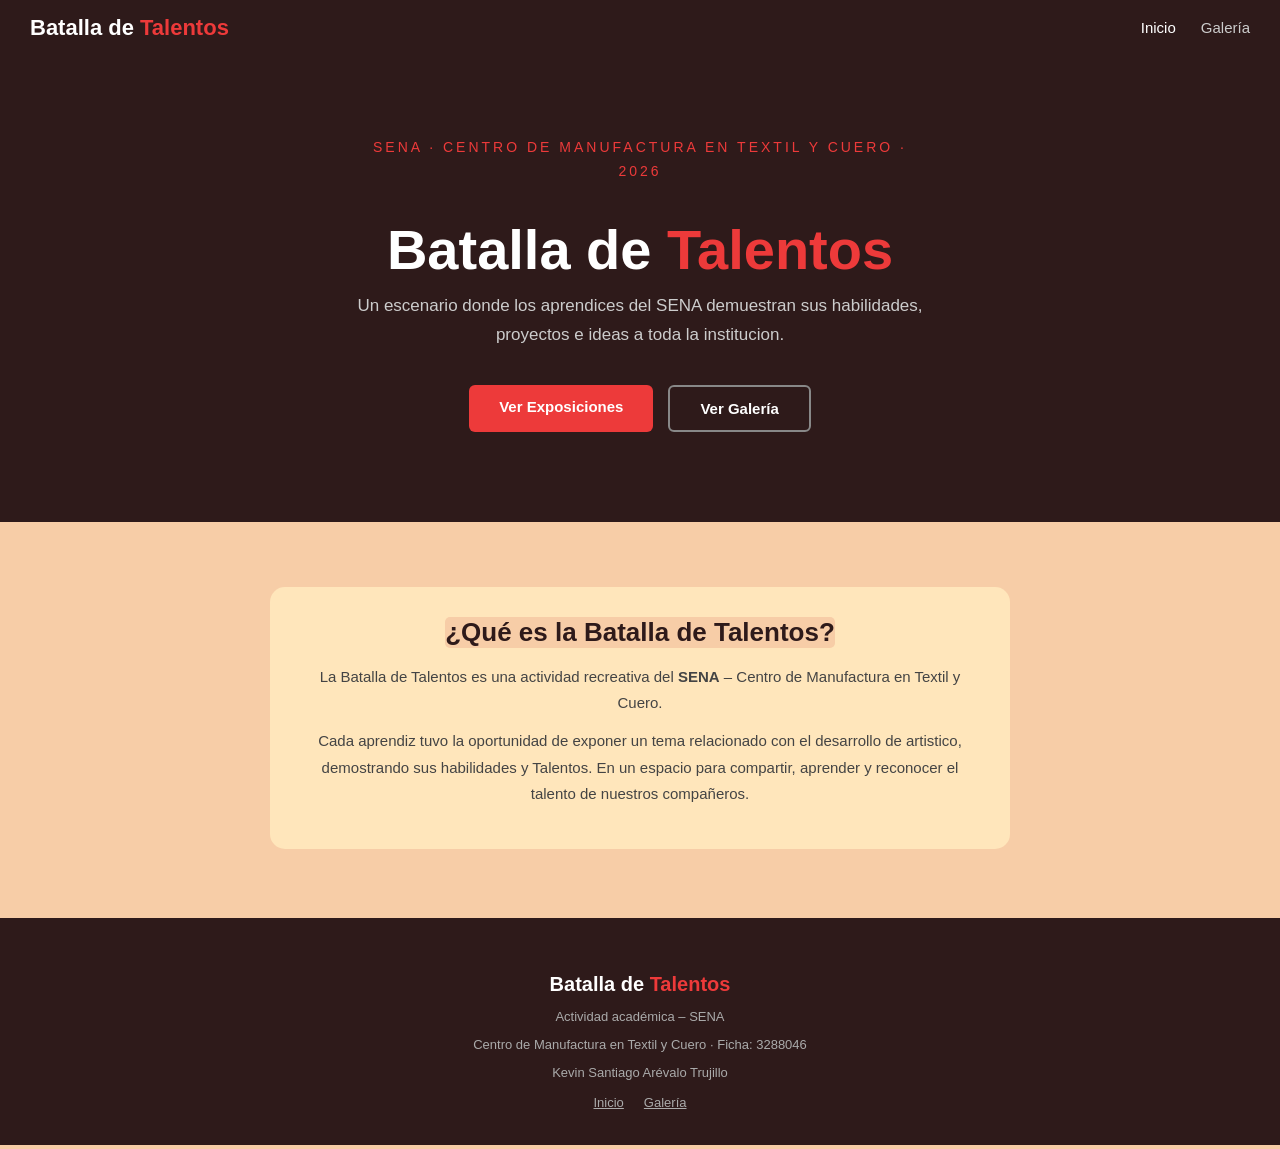
<file: index.html>
<!DOCTYPE html>
<html lang="es">
<head>
  <meta charset="UTF-8">
  <meta name="viewport" content="width=device-width, initial-scale=1.0">
  <title>Batalla de Talentos – SENA</title>
  <link rel="stylesheet" href="css/style.css">
</head>
<body>

  <nav class="nav-bar">
    <div class="nav-logo">Batalla de <span>Talentos</span></div>
    <button class="nav-ham" id="navham" aria-label="Menú">☰</button>
    <ul class="nav-links" id="navLinks">
      <li><a href="index.html" class="active">Inicio</a></li>
      <li><a href="paginas/galeria.html">Galería</a></li>
    </ul>
  </nav>

  <section class="enca">
    <div class="contenedor">
      <p class="subtitulo">SENA · Centro de Manufactura en Textil y Cuero · 2026</p>
      <h1>Batalla de <span>Talentos</span></h1>
      <p>
        Un escenario donde los aprendices del SENA demuestran
        sus habilidades, proyectos e ideas a toda la institucion.
      </p>
      <div class="enca-btns">
        <a href="paginas/exposiciones.html" class="btn btn-primary">Ver Exposiciones</a>
        <a href="paginas/galeria.html" class="btn btn-secondary">Ver Galería</a>
      </div>
    </div>
  </section>

  <section class="sobre">
    <div class="contenedor">
     <div class="tarjeta">   
      <div class="titulo-t"><h2>¿Qué es la Batalla de Talentos?</h2></div>
        <p>
          La Batalla de Talentos es una actividad recreativa del
          <strong>SENA</strong> – Centro de Manufactura en Textil y Cuero.
        </p>
        <p>
          Cada aprendiz tuvo la oportunidad de exponer un tema relacionado
          con el desarrollo de artistico, demostrando sus habilidades y Talentos.
          En un espacio para compartir, aprender y reconocer el talento de nuestros compañeros.
        </p>
     </div>   
    </div>
  </section>

  <footer class="pie-pag">
    <div class="contenedor">
      <p class="pie-logo">Batalla de <span>Talentos</span></p>
      <p>Actividad académica – SENA</p>
      <p>Centro de Manufactura en Textil y Cuero · Ficha: 3288046</p>
      <p>Kevin Santiago Arévalo Trujillo</p>
      <nav class="pie-nav">
        <a href="index.html">Inicio</a>
        <a href="paginas/galeria.html">Galería</a>
      </nav>
    </div>
  </footer>

  <script src="js/main.js"></script>
</body>
</html>
</file>
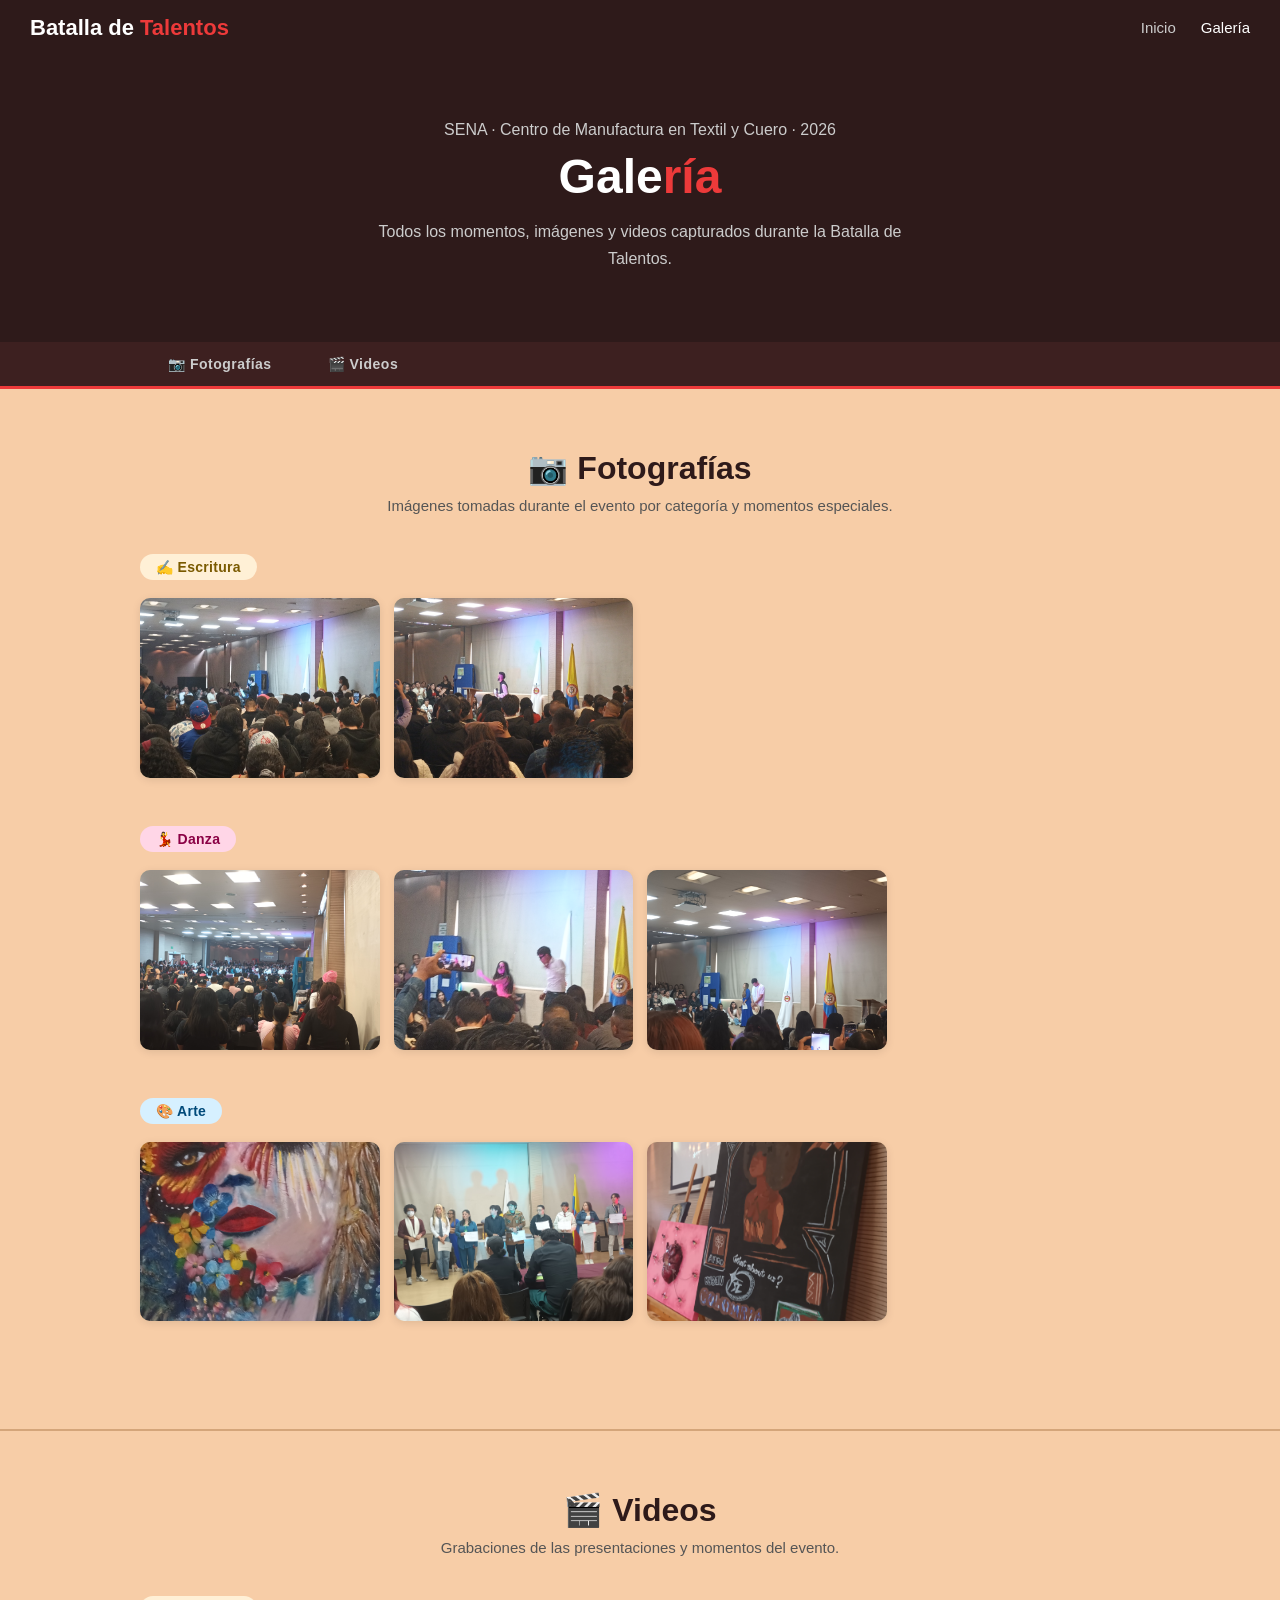
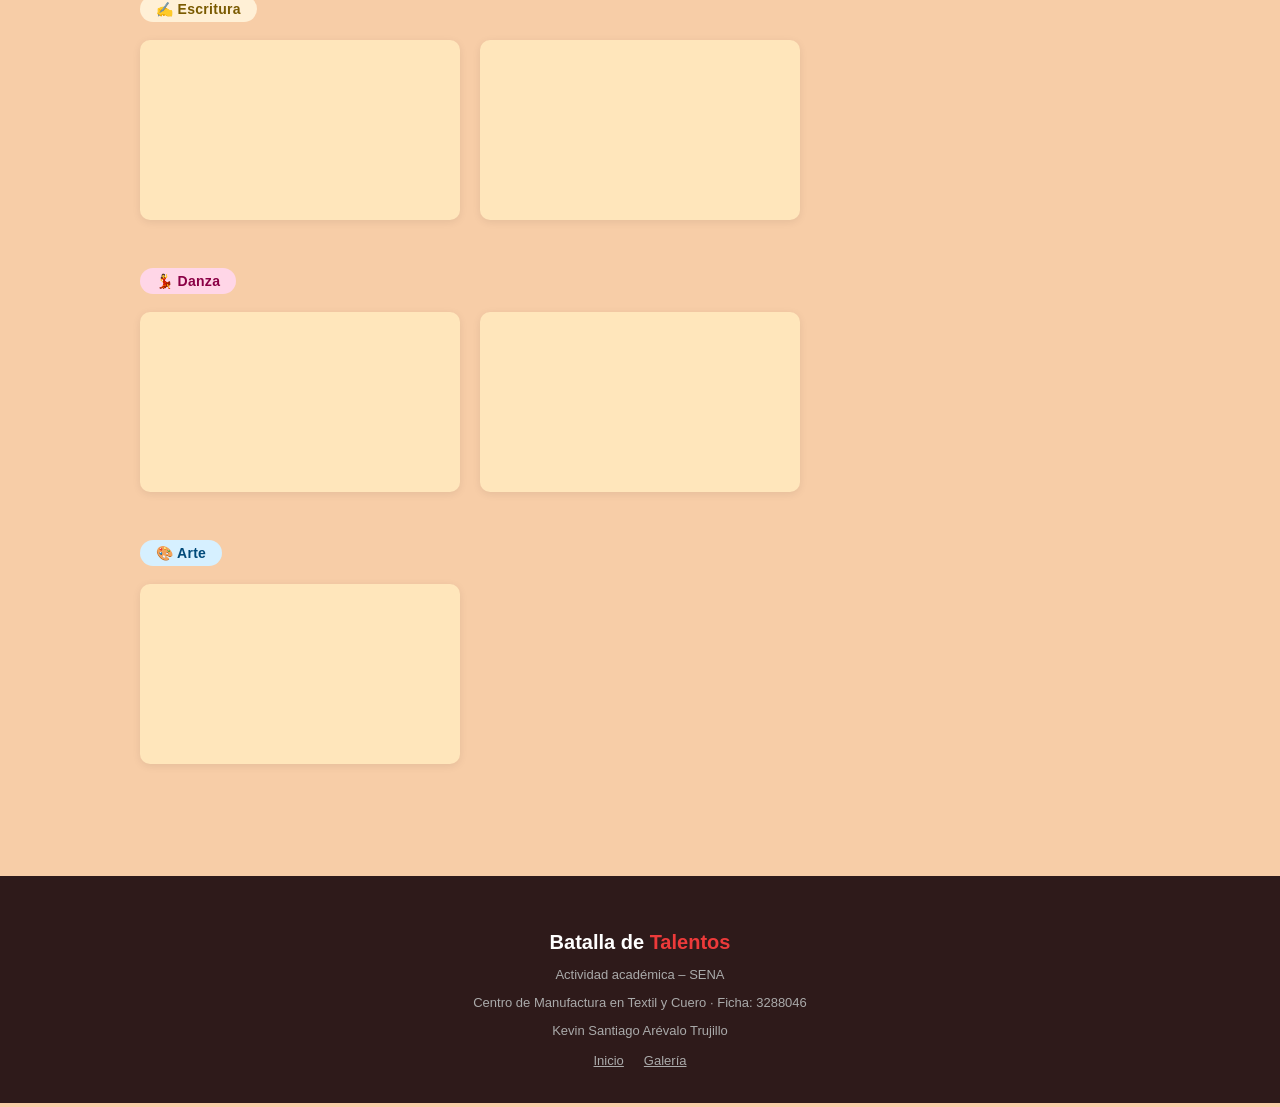
<file: paginas/galeria.html>
<!DOCTYPE html>
<html lang="es">
<head>
    <meta charset="UTF-8">
    <meta name="viewport" content="width=device-width, initial-scale=1.0">
    <title>Galería – Batalla de Talentos</title>
    <link rel="stylesheet" href="../css/style.css">
</head>
<body>

    <nav class="nav-bar">
        <div class="nav-logo">Batalla de <span>Talentos</span></div>
        <button class="nav-ham" id="navham" aria-label="Menú">☰</button>
        <ul class="nav-links" id="navLinks">
            <li><a href="../index.html">Inicio</a></li>
            <li><a href="galeria.html" class="active">Galería</a></li>
        </ul>
    </nav>

    <section class="pag-header">
        <div class="contenedor">
            <p class="subtitulo">SENA · Centro de Manufactura en Textil y Cuero · 2026</p>
            <h1>Gale<span>ría</span></h1>
            <p>Todos los momentos, imágenes y videos capturados durante la Batalla de Talentos.</p>
        </div>
    </section>

    <div class="expo-tabs-bar">
        <div class="contenedor">
            <nav class="expo-tabs">
                <a href="#fotos" class="expo-tab">📷 Fotografías</a>
                <a href="#videos" class="expo-tab">🎬 Videos</a>
            </nav>
        </div>
    </div>


    <section class="galeria-seccion" id="fotos">
        <div class="contenedor">

            <div class="galeria-seccion-encabezado">
                <h2>📷 Fotografías</h2>
                <p>Imágenes tomadas durante el evento por categoría y momentos especiales.</p>
            </div>

            <div class="galeria-grupo">
                <h3 class="galeria-grupo-titulo"><span class="tag-escritura">✍️ Escritura</span></h3>
                <div class="galeria-foto-grid">

                    <div class="galeria-foto-item">
                        <img src="../multimedia/escritura1.jpg" alt="Escritura – Foto 1">
                        <div class="galeria-overlay">
                            
                        </div>
                    </div>

                    <div class="galeria-foto-item">
                        <img src="../multimedia/escritura2.jpg" alt="Escritura – Foto 2">
                        <div class="galeria-overlay">
                            
                        </div>
                    </div>

                </div>
            </div>

            <div class="galeria-grupo">
                <h3 class="galeria-grupo-titulo"><span class="tag-danza">💃 Danza</span></h3>
                <div class="galeria-foto-grid">

                    <div class="galeria-foto-item">
                        <img src="../multimedia/danza1.jpg" alt="Danza – Foto 1">
                        <div class="galeria-overlay">
                            
                        </div>
                    </div>

                    <div class="galeria-foto-item">
                        <img src="../multimedia/danza2.jpg" alt="Danza – Foto 2">
                        <div class="galeria-overlay">
                            
                        </div>
                    </div>

                    <div class="galeria-foto-item">
                        <img src="../multimedia/danza3.jpg" alt="Danza – Foto 3">
                        <div class="galeria-overlay">
                            
                        </div>
                    </div>

                </div>
            </div>

            <div class="galeria-grupo">
                <h3 class="galeria-grupo-titulo"><span class="tag-arte">🎨 Arte</span></h3>
                <div class="galeria-foto-grid">

                    <div class="galeria-foto-item">
                        <img src="../multimedia/arte1.jpg" alt="Arte – Foto 1">
                        <div class="galeria-overlay">
                            
                        </div>
                    </div>

                    <div class="galeria-foto-item">
                        <img src="../multimedia/arte2.jpg" alt="Arte – Foto 2">
                        <div class="galeria-overlay">
                            
                        </div>
                    </div>

                    <div class="galeria-foto-item">
                        <img src="../multimedia/arte3.jpg" alt="Arte – Foto 3">
                        <div class="galeria-overlay">
                            
                        </div>
                    </div>

                </div>
            </div>

        </div>
    </section>

    <hr class="expo-divisor">

    <section class="galeria-seccion" id="videos">
        <div class="contenedor">

            <div class="galeria-seccion-encabezado">
                <h2>🎬 Videos</h2>
                <p>Grabaciones de las presentaciones y momentos del evento.</p>
            </div>

            <div class="galeria-grupo">
                <h3 class="galeria-grupo-titulo"><span class="tag-escritura">✍️ Escritura</span></h3>
                <div class="galeria-video-grid">

                    <div class="galeria-video-item">
                        <div class="video-wrapper">
                            <iframe
                                src="https://www.youtube.com/embed/ymeJQRGuhZ8"
                                title="Video escritura 1"
                                frameborder="0"
                                allow="accelerometer; autoplay; clipboard-write; encrypted-media; gyroscope; picture-in-picture"
                                allowfullscreen>
                            </iframe>
                        </div>
                    </div>

                    <div class="galeria-video-item">
                        <div class="video-wrapper">
                            <iframe
                                src="https://www.youtube.com/embed/KzXi1K7eOt8"
                                title="Video escritura 2"
                                frameborder="0"
                                allow="accelerometer; autoplay; clipboard-write; encrypted-media; gyroscope; picture-in-picture"
                                allowfullscreen>
                            </iframe>
                        </div>
                    </div>

                </div>
            </div>

            <div class="galeria-grupo">
                <h3 class="galeria-grupo-titulo"><span class="tag-danza">💃 Danza</span></h3>
                <div class="galeria-video-grid">

                    <div class="galeria-video-item">
                        <div class="video-wrapper">
                            <iframe
                                src="https://www.youtube.com/embed/9P49yU-quvM"
                                title="Video danza 1"
                                frameborder="0"
                                allow="accelerometer; autoplay; clipboard-write; encrypted-media; gyroscope; picture-in-picture"
                                allowfullscreen>
                            </iframe>
                        </div>
                    </div>

                    <div class="galeria-video-item">
                        <div class="video-wrapper">
                            <iframe
                                src="https://www.youtube.com/embed/AO0rBsPLokA"
                                title="Video danza 2"
                                frameborder="0"
                                allow="accelerometer; autoplay; clipboard-write; encrypted-media; gyroscope; picture-in-picture"
                                allowfullscreen>
                            </iframe>
                        </div>
                    </div>

                </div>
            </div>

            <div class="galeria-grupo">
                <h3 class="galeria-grupo-titulo"><span class="tag-arte">🎨 Arte</span></h3>
                <div class="galeria-video-grid">

                    <div class="galeria-video-item">
                        <div class="video-wrapper">
                            <iframe
                                src="https://www.youtube.com/embed/r6XymblrXyE"
                                title="Video arte 1"
                                frameborder="0"
                                allow="accelerometer; autoplay; clipboard-write; encrypted-media; gyroscope; picture-in-picture"
                                allowfullscreen>
                            </iframe>
                        </div>
                    </div>

                    
                    </div>

                </div>
            </div>

        </div>
    </section>

    <footer class="pie-pag">
        <div class="contenedor">
            <p class="pie-logo">Batalla de <span>Talentos</span></p>
            <p>Actividad académica – SENA</p>
            <p>Centro de Manufactura en Textil y Cuero · Ficha: 3288046</p>
            <p>Kevin Santiago Arévalo Trujillo</p>
            <nav class="pie-nav">
                <a href="../index.html">Inicio</a>
                <a href="galeria.html">Galería</a>
            </nav>
        </div>
    </footer>

    <script src="../js/main.js"></script>
</body>
</html>
</file>
<file: css/style.css>
body {
  background-color: #f7cda7;
  color: #222222;
  font-family: Arial, sans-serif;
  margin: 0;
  padding: 0;
}

h1, h2, h3 {
  color: #111111;
}

a {
  text-decoration: none;
}

a:hover {
  text-decoration: underline;
}

.contenedor {
  max-width: 1000px;
  margin: 0 auto;
  padding: 0 20px;
}

/* ---- 2. Barra de navegación ---- */

.nav-bar {
  background-color: #2e1a1a;
  padding: 15px 30px;
  display: flex;
  align-items: center;
  justify-content: space-between;
}

.nav-logo {
  color: white;
  font-size: 22px;
  font-weight: bold;
}

.nav-logo span {
  color: #ed3a3a;
}

.nav-links {
  list-style: none;
  margin: 0;
  padding: 0;
  display: flex;
  gap: 25px;
}

.nav-links a {
  color: #cccccc;
  font-size: 15px;
}

.nav-links a:hover,
.nav-links a.active {
  color: white;
  text-decoration: none;
}

.nav-ham {
  background: none;
  border: none;
  color: white;
  font-size: 24px;
  cursor: pointer;
  display: none;
  margin: 5px;
}


.enca {
  background-color: #2e1a1a;
  color: white;
  text-align: center;
  padding: 80px 20px 90px;
}

.enca h1 {
  font-size: 56px;
  margin: 0 0 12px;
  color: white;
  line-height: 1.1;
}

.enca h1 span {
  color: #ed3a3a;
}

.enca .subtitulo {
  font-size: 14px;
  letter-spacing: 3px;
  text-transform: uppercase;
  color: #ed3a3a;
  text-align: center
}

.enca p {
  font-size: 17px;
  color: #cccccc;
  max-width: 580px;
  margin: 0 auto 35px;
  line-height: 1.7;
}

.enca-btns {
  display: flex;
  gap: 15px;
  justify-content: center;
}

.btn {
  padding: 13px 30px;
  border-radius: 6px;
  font-size: 15px;
  font-weight: bold;
  cursor: pointer;
  transition: opacity 0.2s, transform 0.15s;
  display: inline-block;
}

.btn:hover {
  opacity: 0.85;
  text-decoration: none;
  transform: translateY(-2px);
}

.btn-primary {
  background-color: #ed3a3a;
  color: white;
}

.btn-secondary {
  background-color: transparent;
  color: white;
  border: 2px solid #888;
}

 
.separador {
  border: none;
  border-top: 2px solid #d4a57a;
  width: 60px;
  margin: 0 auto 40px;
}

.sobre {
  padding: 65px 20px;
  text-align: center;
}

.sobre h2 {
  font-size: 26px;
  margin: 0 0 16px;
  color: #2e1a1a;
}

.sobre p {
  max-width: 680px;
  margin: 0 auto 12px;
  line-height: 1.75;
  color: #444;
  font-size: 15px;
}

.tarjeta {
  margin: 0 auto;
  padding: 30px;
  width: fit-content;
  max-width: 90%; 
  background-color: #ffe6bb;
  border-radius: 15px;
  text-align: center;
}

.titulo-t {
  margin: auto;      
  background-color: #f7cda7;
  border-radius: 5px;
  width: fit-content;
  text-decoration: none;
       
}

.pie-pag {
  background-color: #2e1a1a;
  color: #aaaaaa;
  padding: 35px 20px;
  text-align: center;
  margin: 4px 0;
  font-size: 13px;
}

.pie-logo {
  font-size: 20px;
  font-weight: bold;
  color: white;
  margin-bottom: 5px;
}

.pie-logo span {
  color: #ed3a3a;
}

.pie-logo a {
  color: inherit;
}

.pie p {
  margin: 4px 0;
  font-size: 13px;
}

.pie-nav {
  margin-top: 15px;
  display: flex;
  justify-content: center;
  gap: 20px;
  flex-wrap: wrap;
}

.pie-nav a {
  color: #aaaaaa;
  font-size: 13px;
  text-decoration: underline;
}

.pie-nav a:hover {
  color: white;
  text-decoration: none;
}


@media (max-width: 700px) {

  .nav-links {
    display: none;
    flex-direction: column;
    width: 100%;
  }

  .nav-links.open {
    display: flex;
  }

  .nav-ham {
    display: block;
  }

  .nav-bar {
    flex-wrap: wrap;
  }

  .enca h1 {
    font-size: 38px;
  }

  .enca-btns {
    flex-direction: column;
    align-items: center;
  }

  .datos-grid {
    gap: 24px;
  }

  .expo-grid {
    grid-template-columns: 1fr;
  }
}

/* ========================================
   ESTILOS NUEVOS – Exposiciones y Galería
   ======================================== */

/* ---- Encabezado de página interior ---- */

.pag-header {
  background-color: #2e1a1a;
  color: white;
  text-align: center;
  padding: 60px 20px 70px;
}

.pag-header h1 {
  font-size: 48px;
  margin: 8px 0 14px;
  color: white;
  line-height: 1.1;
}

.pag-header h1 span {
  color: #ed3a3a;
}

.pag-header p {
  font-size: 16px;
  color: #cccccc;
  max-width: 540px;
  margin: 0 auto;
  line-height: 1.7;
}


.expo-tabs-bar {
  background-color: #3d2020;
  border-bottom: 3px solid #ed3a3a;
}

.expo-tabs {
  display: flex;
  gap: 0;
  overflow-x: auto;
  scrollbar-width: none;
}

.expo-tabs::-webkit-scrollbar {
  display: none; 
}

.expo-tab {
  color: #cccccc;
  font-size: 14px;
  font-weight: bold;
  padding: 14px 28px;
  letter-spacing: 0.5px;
  border-bottom: 3px solid transparent;
  margin-bottom: -3px;
  white-space: nowrap;
  transition: color 0.2s, border-color 0.2s;
}

.expo-tab:hover {
  color: white;
  text-decoration: none;
  border-bottom-color: #ed3a3a;
}


.expo-seccion {
  padding: 60px 20px;
}

.expo-seccion:nth-child(even) {
  background-color: #fde8cc;
}

.expo-seccion-header {
  display: flex;
  align-items: center;
  gap: 20px;
  margin-bottom: 24px;
}

.expo-icono {
  font-size: 48px;
  width: 80px;
  height: 80px;
  display: flex;
  align-items: center;
  justify-content: center;
  border-radius: 16px;
  flex-shrink: 0;
}

.escritura-icono { background-color: #fff0d6; }
.danza-icono     { background-color: #ffd6e7; }
.arte-icono      { background-color: #d6f0ff; }

.expo-seccion-header h2 {
  font-size: 30px;
  margin: 0;
  color: #2e1a1a;
}

.expo-categoria-label {
  font-size: 12px;
  text-transform: uppercase;
  letter-spacing: 2px;
  color: #ed3a3a;
  margin: 0 0 4px;
  font-weight: bold;
}

.expo-descripcion {
  background-color: #ffe6bb;
  border-left: 4px solid #ed3a3a;
  border-radius: 0 10px 10px 0;
  padding: 20px 24px;
  margin-bottom: 36px;
  max-width: 760px;
}

.expo-descripcion p {
  margin: 0 0 10px;
  color: #444;
  font-size: 15px;
  line-height: 1.75;
}

.expo-descripcion p:last-child {
  margin-bottom: 0;
}


.galeria-seccion-titulo {
  font-size: 18px;
  color: #2e1a1a;
  margin: 0 0 18px;
  font-weight: bold;
  display: flex;
  align-items: center;
  gap: 8px;
}

.galeria-seccion-titulo::after {
  content: '';
  display: block;
  height: 2px;
  background-color: #d4a57a;
  flex: 1;
}

.expo-galeria {
  display: grid;
  grid-template-columns: repeat(auto-fill, minmax(260px, 1fr));
  gap: 20px;
}

.expo-media-item {
  background-color: #ffe6bb;
  border-radius: 10px;
  overflow: hidden;
  box-shadow: 0 2px 8px rgba(0,0,0,0.08);
  transition: transform 0.2s, box-shadow 0.2s;
}

.expo-media-item:hover {
  transform: translateY(-4px);
  box-shadow: 0 6px 18px rgba(0,0,0,0.14);
}

.expo-media-item img {
  width: 100%;
  height: 200px;
  object-fit: cover;
  display: block;
}

.expo-video-item {
  grid-column: span 2;
}

.video-wrapper {
  position: relative;
  padding-bottom: 56.25%; /* relación 16:9 */
  height: 0;
  overflow: hidden;
}

.video-wrapper iframe {
  position: absolute;
  top: 0;
  left: 0;
  width: 100%;
  height: 100%;
  border: none;
}

.media-caption {
  padding: 10px 14px;
  font-size: 13px;
  color: #555;
  margin: 0;
  line-height: 1.4;
}

.expo-divisor {
  border: none;
  border-top: 2px solid #d4a57a;
  margin: 0;
}


.galeria-seccion {
  padding: 60px 20px;
}

.galeria-seccion-encabezado {
  text-align: center;
  margin-bottom: 40px;
}

.galeria-seccion-encabezado h2 {
  font-size: 32px;
  color: #2e1a1a;
  margin: 0 0 10px;
}

.galeria-seccion-encabezado p {
  font-size: 15px;
  color: #555;
  max-width: 560px;
  margin: 0 auto;
}

.galeria-grupo {
  margin-bottom: 48px;
}

.galeria-grupo-titulo {
  margin: 0 0 18px;
  font-size: 16px;
}

[class^="tag-"] {
  display: inline-block;
  padding: 5px 16px;
  border-radius: 20px;
  font-size: 14px;
  font-weight: bold;
  letter-spacing: 0.3px;
}

.tag-escritura { background-color: #fff0d6; color: #7a5a00; }
.tag-danza     { background-color: #ffd6e7; color: #8a0045; }
.tag-arte      { background-color: #d6f0ff; color: #004a7a; }

.galeria-foto-grid {
  display: grid;
  grid-template-columns: repeat(auto-fill, minmax(220px, 1fr));
  gap: 14px;
}

.galeria-foto-item {
  position: relative;
  border-radius: 10px;
  overflow: hidden;
  aspect-ratio: 4 / 3;
  background-color: #e8c99a;
  box-shadow: 0 2px 8px rgba(0,0,0,0.1);
  cursor: pointer;
  transition: transform 0.2s, box-shadow 0.2s;
}

.galeria-foto-item:hover {
  transform: scale(1.03);
  box-shadow: 0 6px 20px rgba(0,0,0,0.18);
}

.galeria-foto-item img {
  width: 100%;
  height: 100%;
  object-fit: cover;
  display: block;
  transition: opacity 0.2s;
}

.galeria-overlay {
  position: absolute;
  bottom: 0;
  left: 0;
  right: 0;
  background: linear-gradient(transparent, rgba(0,0,0,0.6));
  padding: 20px 12px 10px;
  opacity: 0;
  transition: opacity 0.25s;
}

.galeria-foto-item:hover .galeria-overlay {
  opacity: 1;
}

.galeria-overlay p {
  color: white;
  font-size: 12px;
  margin: 0;
  line-height: 1.3;
}

.galeria-video-grid {
  display: grid;
  grid-template-columns: repeat(auto-fill, minmax(300px, 1fr));
  gap: 20px;
}

.galeria-video-item {
  background-color: #ffe6bb;
  border-radius: 10px;
  overflow: hidden;
  box-shadow: 0 2px 8px rgba(0,0,0,0.08);
  transition: transform 0.2s, box-shadow 0.2s;
}

.galeria-video-item:hover {
  transform: translateY(-4px);
  box-shadow: 0 6px 18px rgba(0,0,0,0.14);
}


@media (max-width: 700px) {
  .pag-header h1 {
    font-size: 34px;
  }

  .expo-seccion-header {
    flex-direction: column;
    align-items: flex-start;
    gap: 12px;
  }

  .expo-video-item {
    grid-column: span 1;
  }

  .expo-galeria {
    grid-template-columns: 1fr;
  }

  .galeria-foto-grid {
    grid-template-columns: repeat(2, 1fr);
  }

  .galeria-video-grid {
    grid-template-columns: 1fr;
  }

  .expo-tab {
    padding: 12px 16px;
    font-size: 13px;
  }
}
</file>
